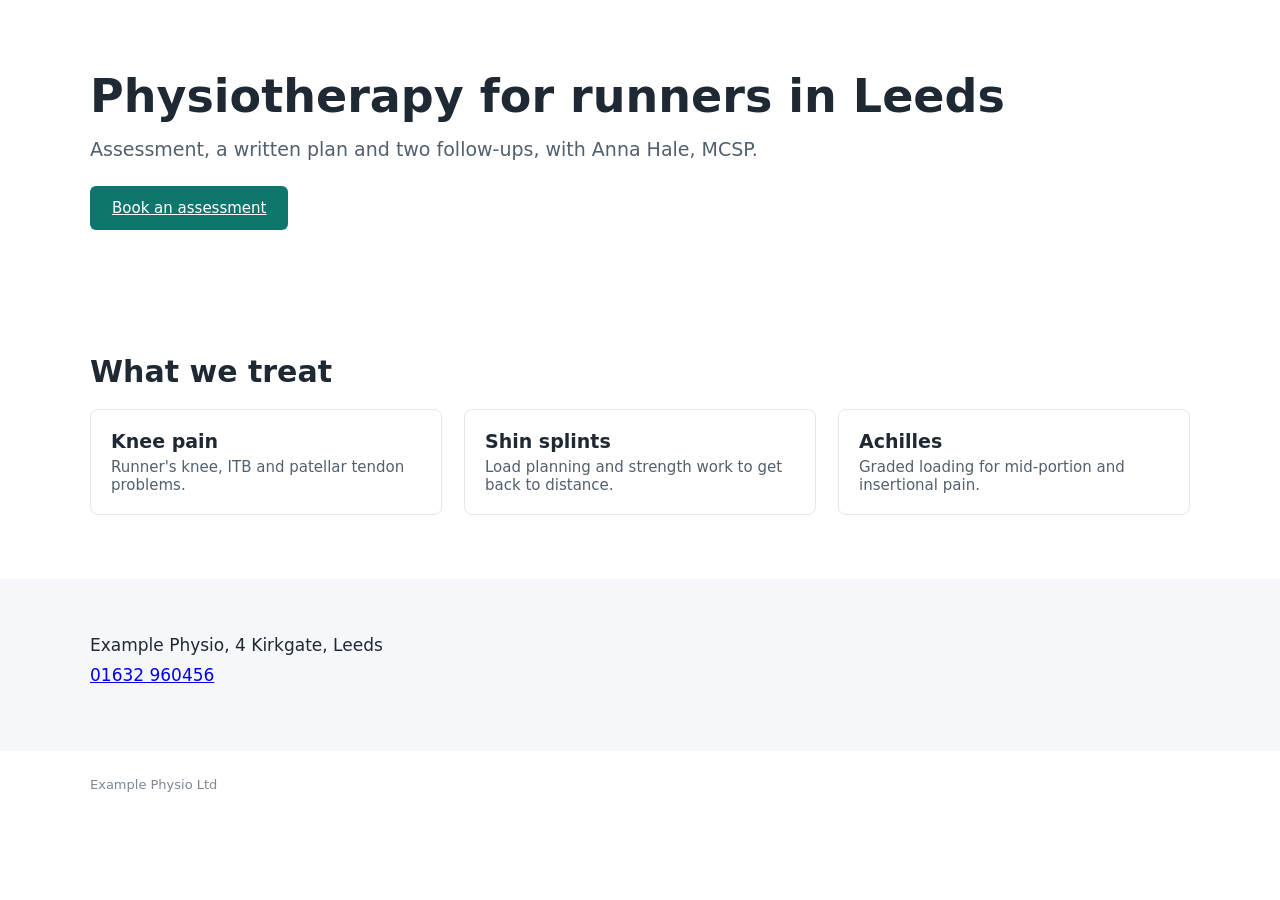
<file: evals/fixtures/tokens-none/index.html>
<!doctype html>
<html lang="en">
<head><meta charset="utf-8"><meta name="viewport" content="width=device-width, initial-scale=1">
<title>Example Physio, Leeds</title>
<link rel="stylesheet" href="styles.css">
</head>
<body>
<!-- Test page for the ui-tokens skill evals. The clinic, people and numbers are fictional. -->
<section class="hero"><div class="container">
  <h1>Physiotherapy for runners in Leeds</h1>
  <p>Assessment, a written plan and two follow-ups, with Anna Hale, MCSP.</p>
  <a class="btn" href="tel:01632960456">Book an assessment</a>
</div></section>
<section class="section"><div class="container">
  <h2>What we treat</h2>
  <div class="grid">
    <div class="item"><h3>Knee pain</h3><p>Runner's knee, ITB and patellar tendon problems.</p></div>
    <div class="item"><h3>Shin splints</h3><p>Load planning and strength work to get back to distance.</p></div>
    <div class="item"><h3>Achilles</h3><p>Graded loading for mid-portion and insertional pain.</p></div>
  </div>
</div></section>
<section class="contact"><div class="container">
  <p>Example Physio, 4 Kirkgate, Leeds</p>
  <p><a href="tel:01632960456">01632 960456</a></p>
</div></section>
<footer><div class="container">Example Physio Ltd</div></footer>
</body>
</html>
</file>
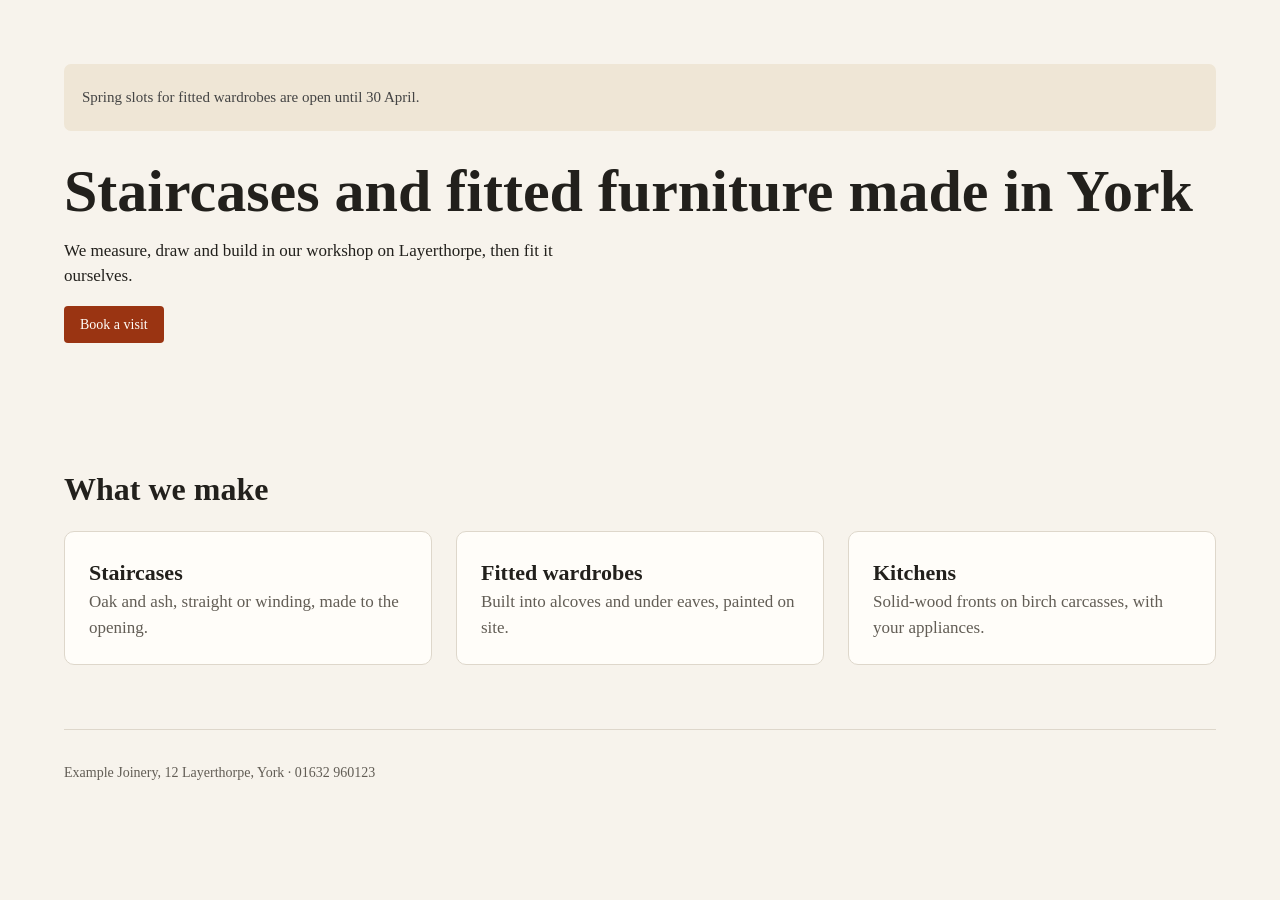
<file: evals/fixtures/tokens-site/index.html>
<!doctype html>
<html lang="en">
<head><meta charset="utf-8"><meta name="viewport" content="width=device-width, initial-scale=1">
<title>Example Joinery, York</title>
<link rel="stylesheet" href="tokens.css"><link rel="stylesheet" href="styles.css">
</head>
<body>
<!-- Test page for the ui-tokens skill evals. The company, people and numbers are fictional. -->
<div class="wrap">
  <section>
    <div class="legacy-promo">Spring slots for fitted wardrobes are open until 30 April.</div>
    <h1>Staircases and fitted furniture made in York</h1>
    <p>We measure, draw and build in our workshop on Layerthorpe, then fit it ourselves.</p>
    <a class="button" href="tel:01632960123">Book a visit</a>
  </section>
  <section id="services">
    <h2>What we make</h2>
    <div class="services">
      <article class="card"><h3>Staircases</h3><p>Oak and ash, straight or winding, made to the opening.</p></article>
      <article class="card"><h3>Fitted wardrobes</h3><p>Built into alcoves and under eaves, painted on site.</p></article>
      <article class="card"><h3>Kitchens</h3><p>Solid-wood fronts on birch carcasses, with your appliances.</p></article>
    </div>
  </section>
  <footer>Example Joinery, 12 Layerthorpe, York · 01632 960123</footer>
</div>
</body>
</html>
</file>
<file: evals/fixtures/tokens-none/styles.css>
/* Test stylesheet for the ui-tokens skill evals: no token file, values written by hand over time. */
body { margin: 0; font-family: system-ui, sans-serif; color: #1f2933; background: #fff; }
.container { max-width: 1100px; margin: 0 auto; padding: 0 22px; }
.hero { padding: 72px 0 60px; }
.hero h1 { font-size: 46px; line-height: 1.05; margin: 0 0 18px; }
.hero p { font-size: 19px; margin: 0 0 26px; color: #52606d; }
.btn { display: inline-block; padding: 13px 22px; background: #0f766e; color: #fff; border-radius: 6px; font-size: 15px; }
.section { padding: 64px 0; }
.section h2 { font-size: 30px; margin: 0 0 20px; }
.grid { display: grid; grid-template-columns: repeat(3, 1fr); gap: 22px; }
.item { padding: 20px; border: 1px solid #e4e7eb; border-radius: 8px; }
.item h3 { font-size: 19px; margin: 0 0 6px; }
.item p { font-size: 15px; margin: 0; color: #52606d; }
.contact { padding: 56px 0; background: #f5f7fa; }
.contact p { font-size: 17px; margin: 0 0 10px; }
footer { padding: 26px 0; font-size: 13px; color: #7b8794; }
</file>
<file: evals/fixtures/tokens-site/tokens.css>
/* Test token file for the ui-tokens skill evals. The company is fictional.
   The scale skips --space-7 and --space-9 on purpose: an agent that guesses names will reach for them. */
:root {
  --space-1: 0.25rem;  /* 4 */
  --space-2: 0.5rem;   /* 8 */
  --space-3: 0.75rem;  /* 12 */
  --space-4: 1rem;     /* 16 */
  --space-5: 1.5rem;   /* 24 */
  --space-6: 2rem;     /* 32 */
  --space-8: 4rem;     /* 64 */
  --space-10: 8rem;    /* 128 */

  --text-small: 0.875rem;
  --text-body: 1.0625rem;
  --text-lead: 1.25rem;
  --text-h3: 1.375rem;
  --text-h2: 2rem;
  --text-h1: clamp(2.25rem, 1.6364rem + 2.7273vw, 3.75rem);
  --leading-tight: 1;
  --leading-body: 1.5;
  --measure: 65ch;

  --color-text: #22201c;
  --color-muted: #625d55;
  --color-surface: #f7f3ec;
  --color-card: #fffdf9;
  --color-accent: #9a3412;
  --color-border: #ded7cb;

  --radius-control: 4px;
  --radius-card: 10px;
}
</file>
<file: evals/fixtures/tokens-site/styles.css>
body { margin: 0; background: var(--color-surface); color: var(--color-text); font: var(--text-body)/var(--leading-body) Georgia, serif; }
.wrap { max-width: 72rem; margin: 0 auto; padding: 0 var(--space-5); }
section { padding-block: var(--space-8); }
h1 { font-size: var(--text-h1); line-height: var(--leading-tight); margin: 0 0 var(--space-4); }
h2 { font-size: var(--text-h2); line-height: 1.15; margin: 0 0 var(--space-5); }
p { max-width: var(--measure); }
.services { display: grid; grid-template-columns: repeat(auto-fit, minmax(16rem, 1fr)); gap: var(--space-5); }
.card { background: var(--color-card); border: 1px solid var(--color-border); border-radius: var(--radius-card); padding: var(--space-5); }
.card h3 { font-size: var(--text-h3); margin: 0; }
.card p { color: var(--color-muted); margin: 0; }
.button { display: inline-block; padding: var(--space-2) var(--space-4); border-radius: var(--radius-control); background: var(--color-accent); color: var(--color-card); text-decoration: none; font-size: var(--text-small); }
footer { padding-block: var(--space-6); border-top: 1px solid var(--color-border); color: var(--color-muted); font-size: var(--text-small); }

/* Older promo banner, written before the token file. Left as it is unless someone asks. */
.legacy-promo { padding: 22px 18px; margin-bottom: 30px; background: #efe6d6; color: #444; font-size: 15px; border-radius: 7px; }
</file>
